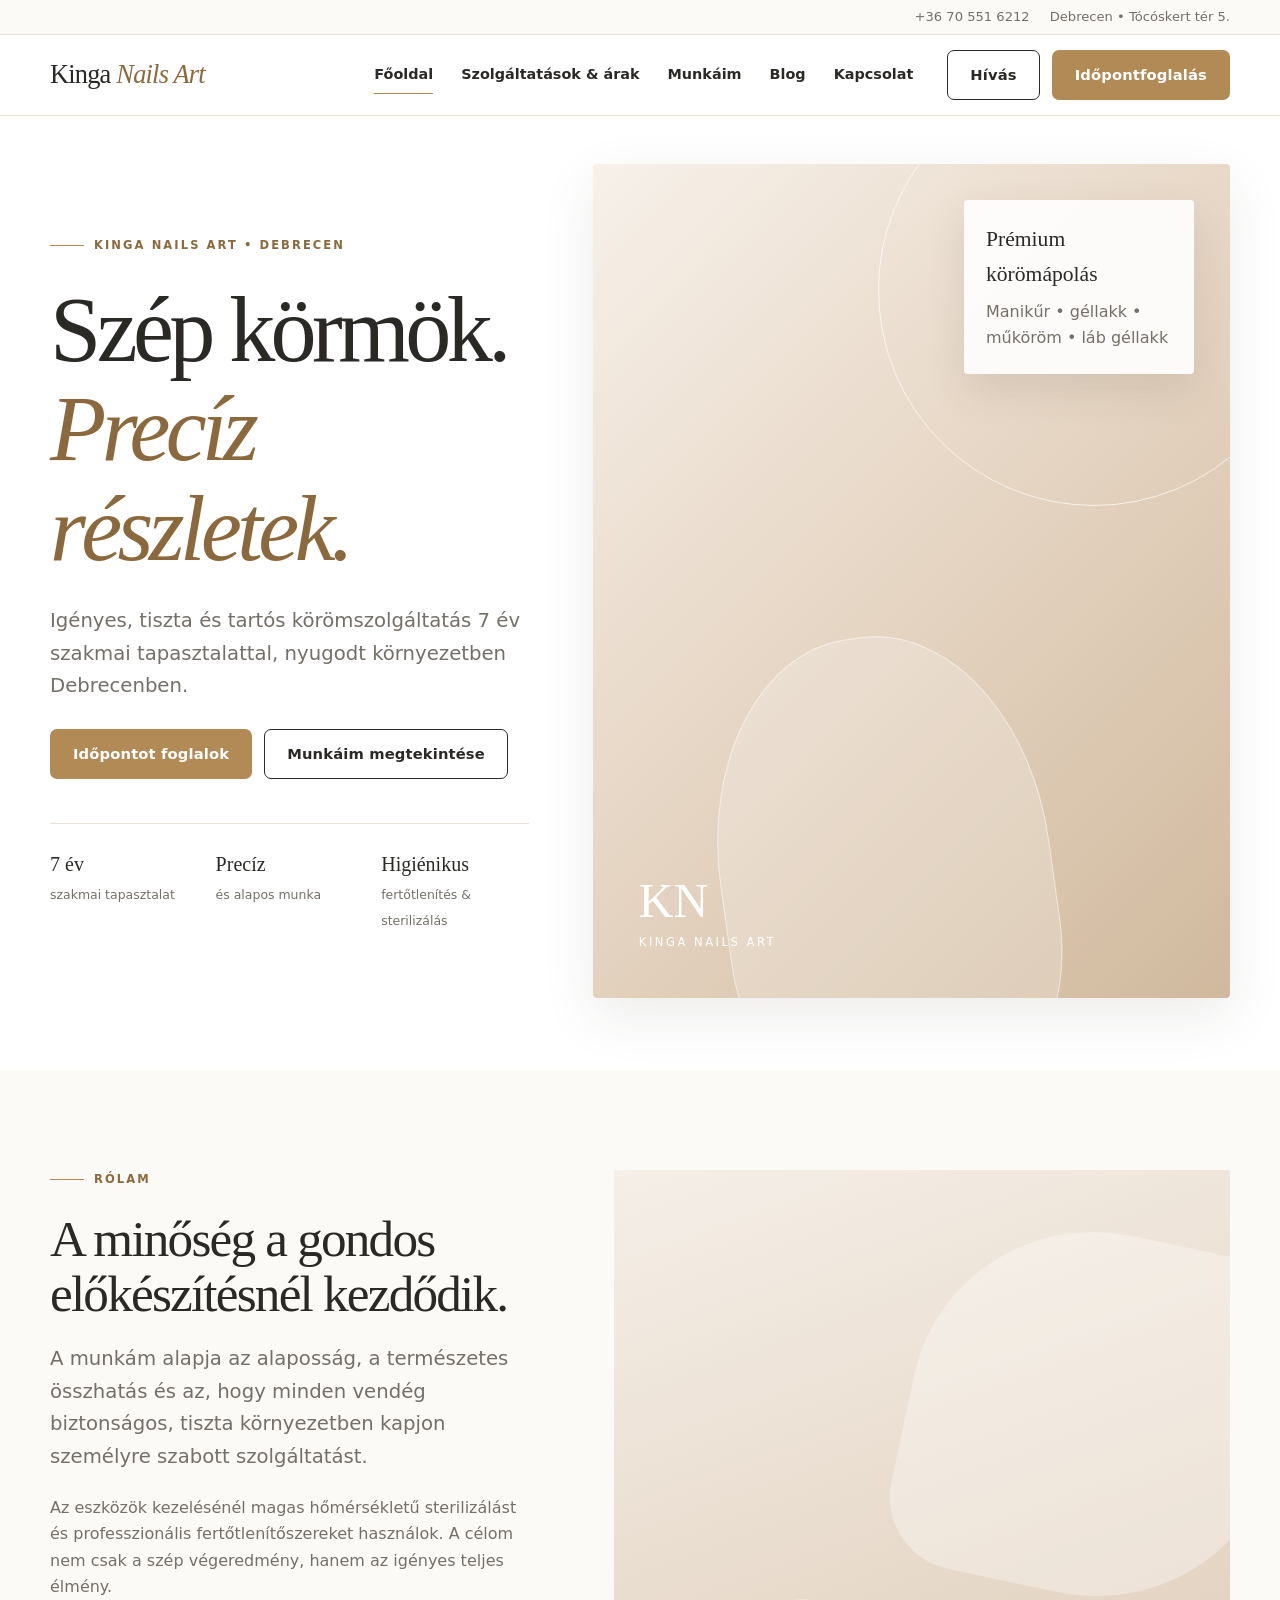
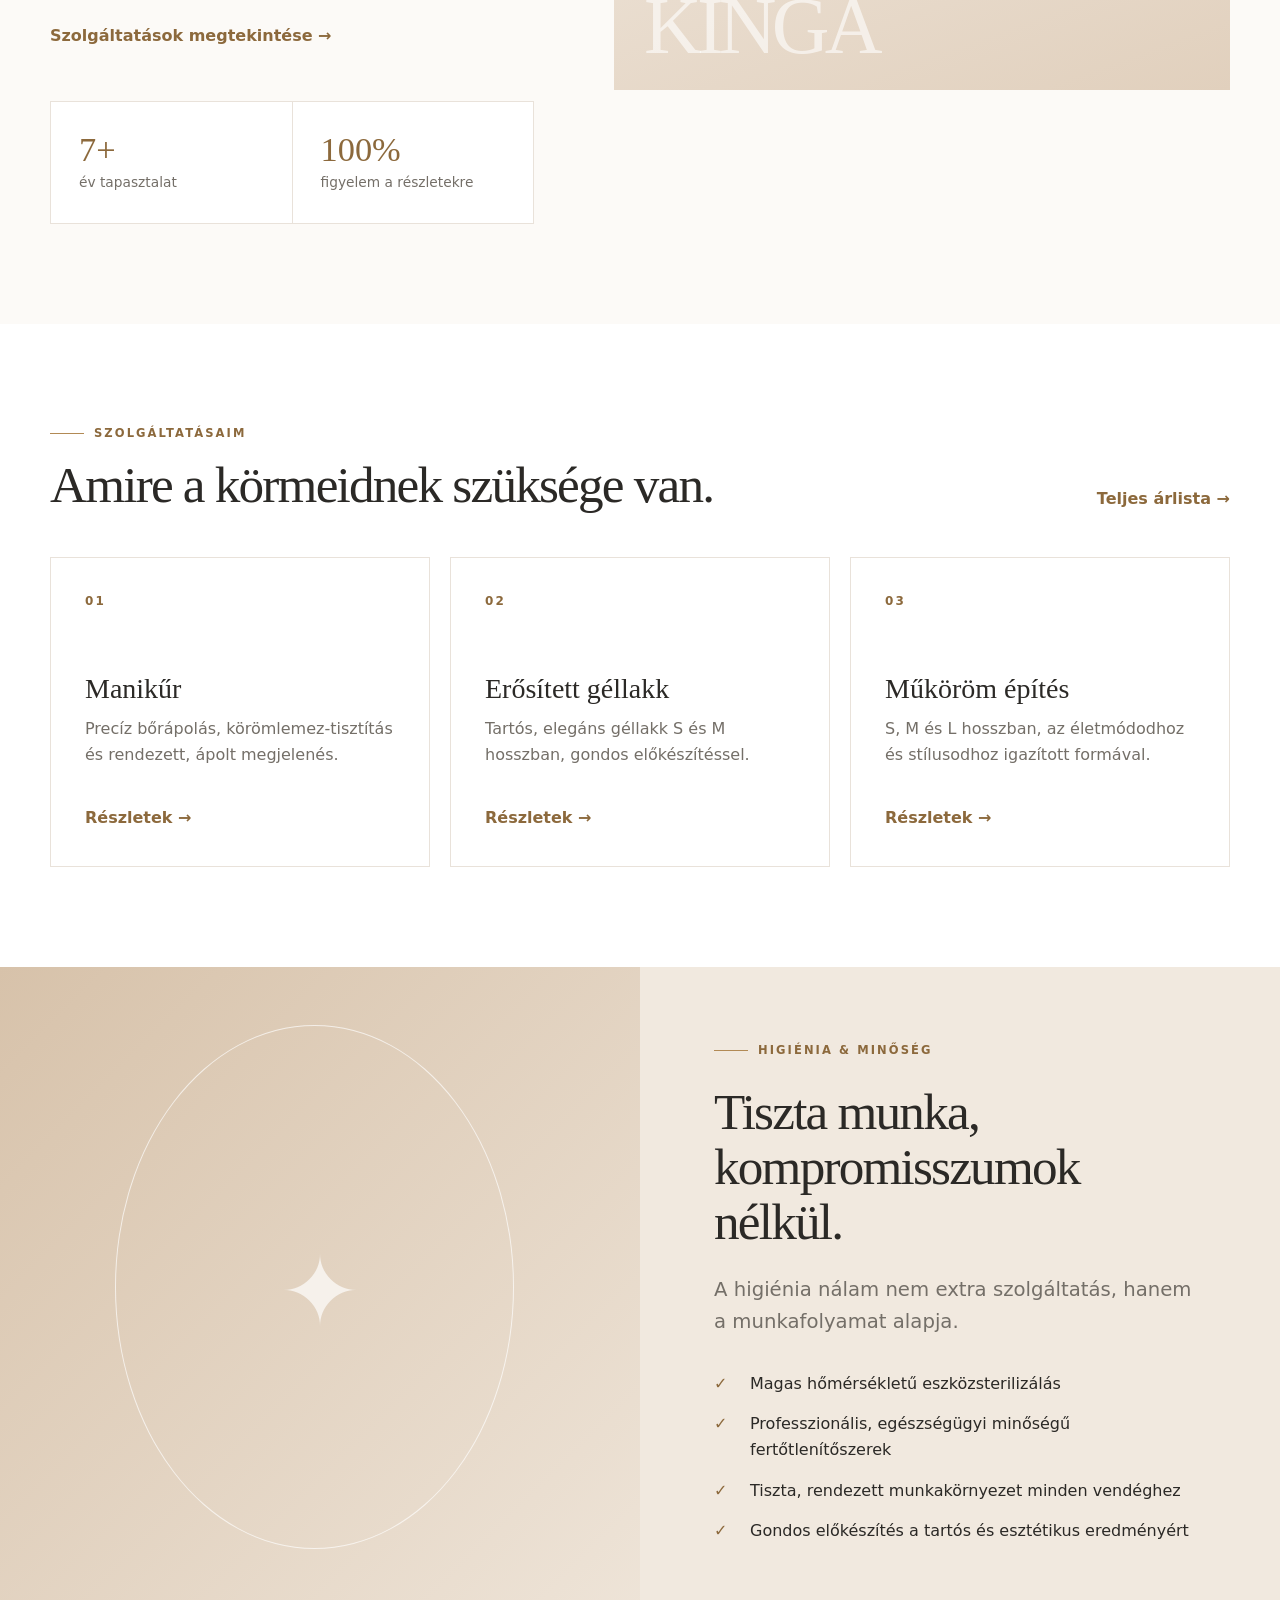
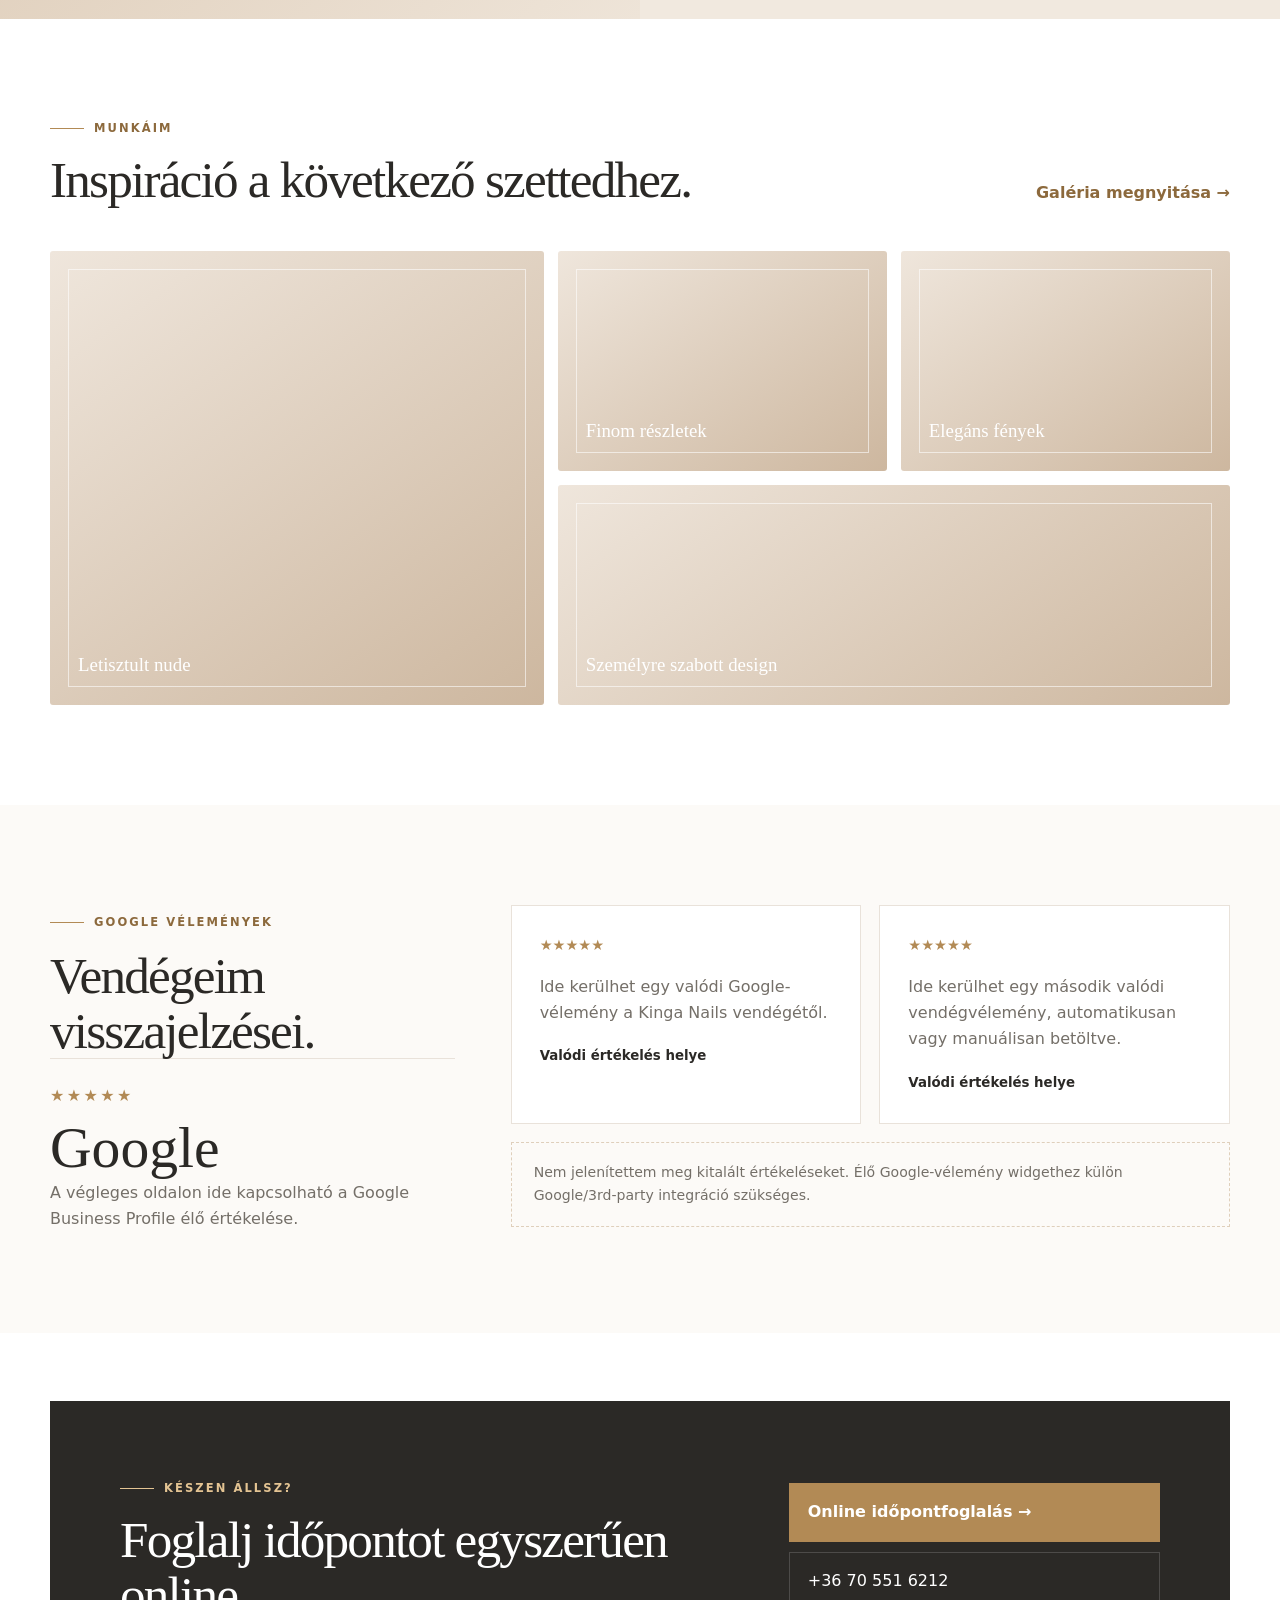
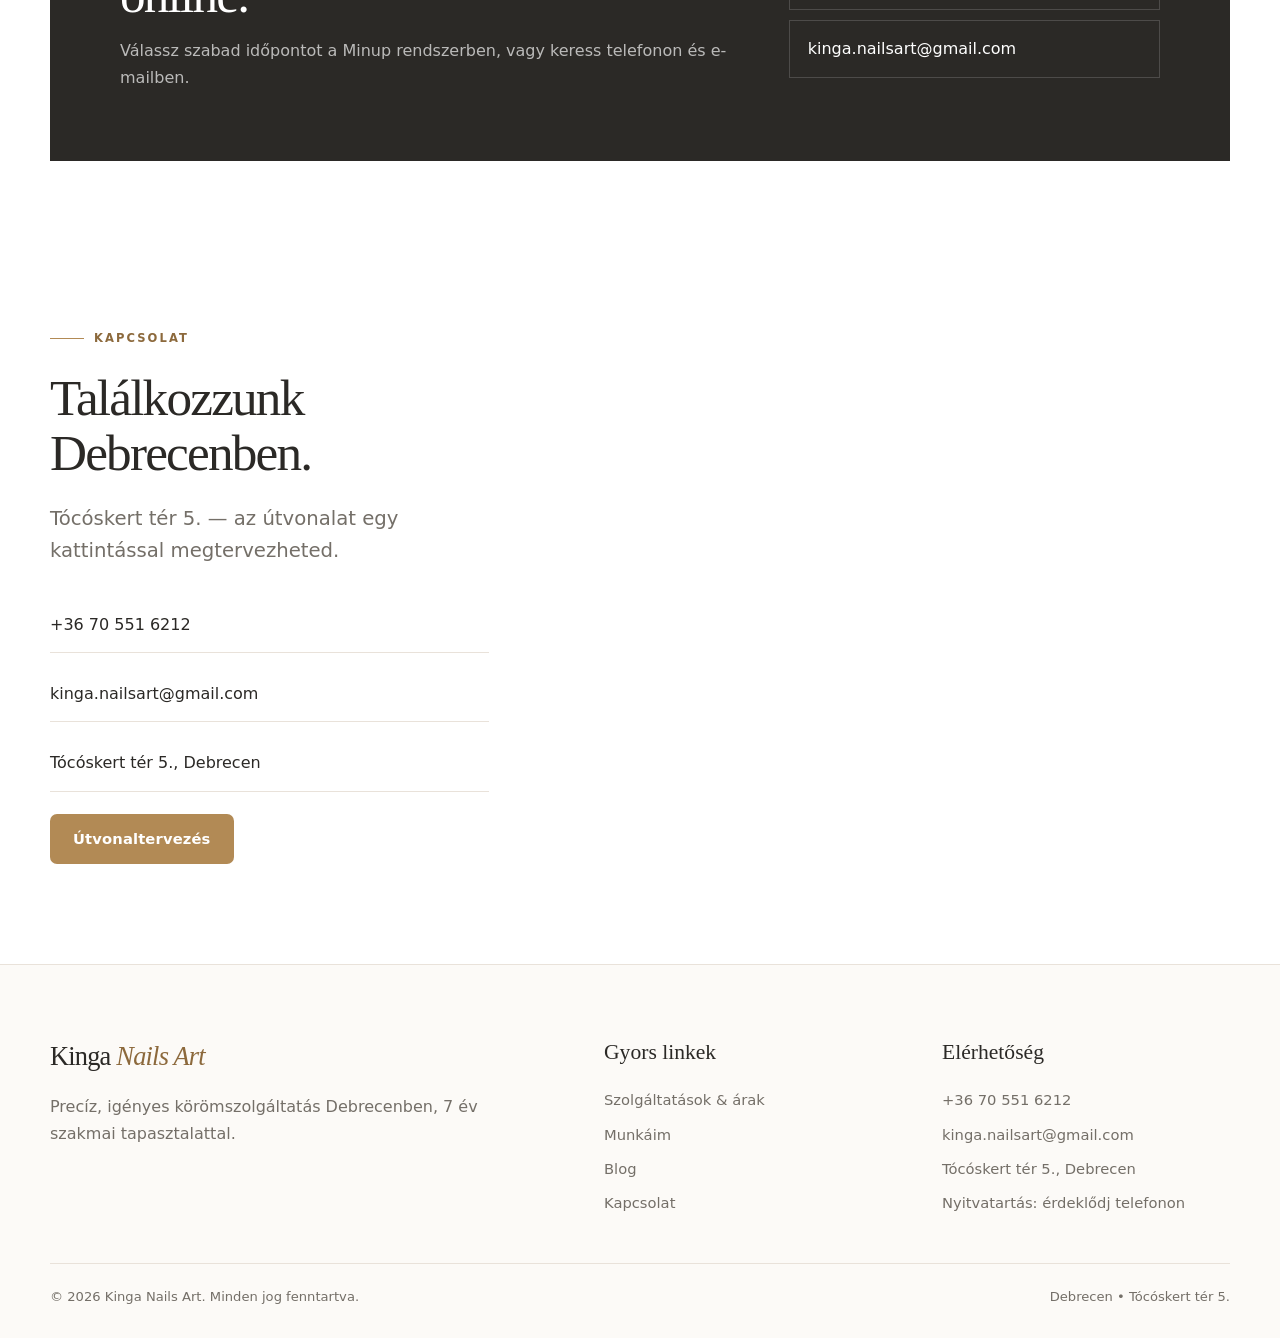
<file: index.html>
<!doctype html>
<html lang="hu">
<head>
  <meta charset="utf-8">
  <meta name="viewport" content="width=device-width,initial-scale=1">
  <title>Kinga Nails Art | Körmös Debrecen</title>
  <meta name="description" content="Kinga Nails Art Debrecen – precíz manikűr, erősített géllakk és műköröm 7 év szakmai tapasztalattal, Tócóskert tér 5.">
  <link rel="stylesheet" href="styles.css">
</head>
<body>
<header class="header">
  <div class="topline"><div class="container"><a href="tel:+36705516212">+36 70 551 6212</a><span>Debrecen • Tócóskert tér 5.</span></div></div>
  <div class="container nav">
    <a class="brand" href="index.html">Kinga <span>Nails Art</span></a>
    <nav class="nav-links" aria-label="Fő navigáció">
      <a class="active" href="index.html">Főoldal</a>
      <a href="services.html">Szolgáltatások & árak</a>
      <a href="gallery.html">Munkáim</a>
      <a href="blog.html">Blog</a>
      <a href="contact.html">Kapcsolat</a>
    </nav>
    <button class="menu-btn" aria-label="Menü megnyitása">☰</button>
    <div class="nav-actions"><a class="btn btn-outline" href="tel:+36705516212">Hívás</a><a class="btn btn-primary" href="https://app.minup.io/book/kinganails" target="_blank" rel="noopener">Időpontfoglalás</a></div>
  </div>
</header>

<main>
  <section class="hero">
    <div class="container hero-layout">
      <div class="hero-copy">
        <span class="kicker">Kinga Nails Art • Debrecen</span>
        <h1>Szép körmök.<br><span>Precíz részletek.</span></h1>
        <p class="lead">Igényes, tiszta és tartós körömszolgáltatás 7 év szakmai tapasztalattal, nyugodt környezetben Debrecenben.</p>
        <div class="hero-actions"><a class="btn btn-primary" href="https://app.minup.io/book/kinganails" target="_blank" rel="noopener">Időpontot foglalok</a><a class="btn btn-outline" href="gallery.html">Munkáim megtekintése</a></div>
        <div class="hero-proof">
          <div><strong>7 év</strong><small>szakmai tapasztalat</small></div>
          <div><strong>Precíz</strong><small>és alapos munka</small></div>
          <div><strong>Higiénikus</strong><small>fertőtlenítés & sterilizálás</small></div>
        </div>
      </div>
      <div class="hero-media" role="img" aria-label="Kinga Nails Art bemutatkozó vizuál">
        <div class="hero-card"><strong>Prémium körömápolás</strong><span class="muted">Manikűr • géllakk • műköröm • láb géllakk</span></div>
        <div class="hero-monogram"><b>KN</b><span>Kinga Nails Art</span></div>
      </div>
    </div>
  </section>

  <section class="section section-beige">
    <div class="container intro-grid">
      <div class="intro-copy">
        <span class="kicker">Rólam</span>
        <h2>A minőség a gondos előkészítésnél kezdődik.</h2>
        <p class="lead">A munkám alapja az alaposság, a természetes összhatás és az, hogy minden vendég biztonságos, tiszta környezetben kapjon személyre szabott szolgáltatást.</p>
        <p class="muted">Az eszközök kezelésénél magas hőmérsékletű sterilizálást és professzionális fertőtlenítőszereket használok. A célom nem csak a szép végeredmény, hanem az igényes teljes élmény.</p>
        <a class="text-link" href="services.html">Szolgáltatások megtekintése →</a>
        <div class="stats"><div class="stat"><strong>7+</strong><span>év tapasztalat</span></div><div class="stat"><strong>100%</strong><span>figyelem a részletekre</span></div></div>
      </div>
      <div class="editorial-visual" aria-label="Elegáns Kinga Nails Art vizuál"></div>
    </div>
  </section>

  <section class="section">
    <div class="container">
      <div class="section-head"><div><span class="kicker">Szolgáltatásaim</span><h2>Amire a körmeidnek szüksége van.</h2></div><a class="text-link" href="services.html">Teljes árlista →</a></div>
      <div class="cards-3">
        <article class="service-card"><span class="service-no">01</span><h3>Manikűr</h3><p class="muted">Precíz bőrápolás, körömlemez-tisztítás és rendezett, ápolt megjelenés.</p><a class="text-link" href="services.html">Részletek →</a></article>
        <article class="service-card"><span class="service-no">02</span><h3>Erősített géllakk</h3><p class="muted">Tartós, elegáns géllakk S és M hosszban, gondos előkészítéssel.</p><a class="text-link" href="services.html">Részletek →</a></article>
        <article class="service-card"><span class="service-no">03</span><h3>Műköröm építés</h3><p class="muted">S, M és L hosszban, az életmódodhoz és stílusodhoz igazított formával.</p><a class="text-link" href="services.html">Részletek →</a></article>
      </div>
    </div>
  </section>

  <section class="hygiene">
    <div class="hygiene-art" aria-hidden="true"></div>
    <div class="hygiene-copy">
      <span class="kicker">Higiénia & minőség</span>
      <h2>Tiszta munka, kompromisszumok nélkül.</h2>
      <p class="lead">A higiénia nálam nem extra szolgáltatás, hanem a munkafolyamat alapja.</p>
      <div class="check-list">
        <div class="check"><i>✓</i><span>Magas hőmérsékletű eszközsterilizálás</span></div>
        <div class="check"><i>✓</i><span>Professzionális, egészségügyi minőségű fertőtlenítőszerek</span></div>
        <div class="check"><i>✓</i><span>Tiszta, rendezett munkakörnyezet minden vendéghez</span></div>
        <div class="check"><i>✓</i><span>Gondos előkészítés a tartós és esztétikus eredményért</span></div>
      </div>
    </div>
  </section>

  <section class="section">
    <div class="container">
      <div class="section-head"><div><span class="kicker">Munkáim</span><h2>Inspiráció a következő szettedhez.</h2></div><a class="text-link" href="gallery.html">Galéria megnyitása →</a></div>
      <div class="gallery-preview"><div class="gallery-tile"><span>Letisztult nude</span></div><div class="gallery-tile"><span>Finom részletek</span></div><div class="gallery-tile"><span>Elegáns fények</span></div><div class="gallery-tile"><span>Személyre szabott design</span></div></div>
    </div>
  </section>

  <section class="section section-beige">
    <div class="container reviews">
      <div><span class="kicker">Google vélemények</span><h2 style="margin-top:16px">Vendégeim visszajelzései.</h2><div class="rating"><div class="stars">★★★★★</div><strong>Google</strong><p class="muted">A végleges oldalon ide kapcsolható a Google Business Profile élő értékelése.</p></div></div>
      <div class="review-grid">
        <div class="review-card"><div class="stars">★★★★★</div><p>Ide kerülhet egy valódi Google-vélemény a Kinga Nails vendégétől.</p><small>Valódi értékelés helye</small></div>
        <div class="review-card"><div class="stars">★★★★★</div><p>Ide kerülhet egy második valódi vendégvélemény, automatikusan vagy manuálisan betöltve.</p><small>Valódi értékelés helye</small></div>
        <div class="integration-note">Nem jelenítettem meg kitalált értékeléseket. Élő Google-vélemény widgethez külön Google/3rd-party integráció szükséges.</div>
      </div>
    </div>
  </section>

  <section class="section-sm">
    <div class="container cta"><div class="cta-grid"><div><span class="kicker">Készen állsz?</span><h2 style="margin-top:14px">Foglalj időpontot egyszerűen online.</h2><p>Válassz szabad időpontot a Minup rendszerben, vagy keress telefonon és e-mailben.</p></div><div class="cta-actions"><a href="https://app.minup.io/book/kinganails" target="_blank" rel="noopener">Online időpontfoglalás →</a><a href="tel:+36705516212">+36 70 551 6212</a><a href="mailto:kinga.nailsart@gmail.com">kinga.nailsart@gmail.com</a></div></div></div>
  </section>

  <section class="section">
    <div class="container contact-grid">
      <div class="contact-copy"><span class="kicker">Kapcsolat</span><h2>Találkozzunk Debrecenben.</h2><p class="lead">Tócóskert tér 5. — az útvonalat egy kattintással megtervezheted.</p><div class="contact-list"><a href="tel:+36705516212">+36 70 551 6212</a><a href="mailto:kinga.nailsart@gmail.com">kinga.nailsart@gmail.com</a><span>Tócóskert tér 5., Debrecen</span></div><a class="btn btn-primary" style="width:max-content" href="https://www.google.com/maps/search/?api=1&query=T%C3%B3c%C3%B3skert+t%C3%A9r+5%2C+Debrecen" target="_blank" rel="noopener">Útvonaltervezés</a></div>
      <iframe class="map-frame" title="Kinga Nails Art térkép" loading="lazy" src="https://www.google.com/maps?q=T%C3%B3c%C3%B3skert%20t%C3%A9r%205%2C%20Debrecen&output=embed"></iframe>
    </div>
  </section>
</main>

<footer class="footer"><div class="container"><div class="footer-grid"><div><a class="brand" href="index.html">Kinga <span>Nails Art</span></a><p class="muted" style="margin-top:16px;max-width:440px">Precíz, igényes körömszolgáltatás Debrecenben, 7 év szakmai tapasztalattal.</p></div><div><div class="footer-title">Gyors linkek</div><div class="footer-links"><a href="services.html">Szolgáltatások & árak</a><a href="gallery.html">Munkáim</a><a href="blog.html">Blog</a><a href="contact.html">Kapcsolat</a></div></div><div><div class="footer-title">Elérhetőség</div><div class="footer-links"><a href="tel:+36705516212">+36 70 551 6212</a><a href="mailto:kinga.nailsart@gmail.com">kinga.nailsart@gmail.com</a><span>Tócóskert tér 5., Debrecen</span><span>Nyitvatartás: érdeklődj telefonon</span></div></div></div><div class="footer-bottom"><span>© <span data-year></span> Kinga Nails Art. Minden jog fenntartva.</span><span>Debrecen • Tócóskert tér 5.</span></div></div></footer>
<script src="script.js"></script>
</body>
</html>
</file>
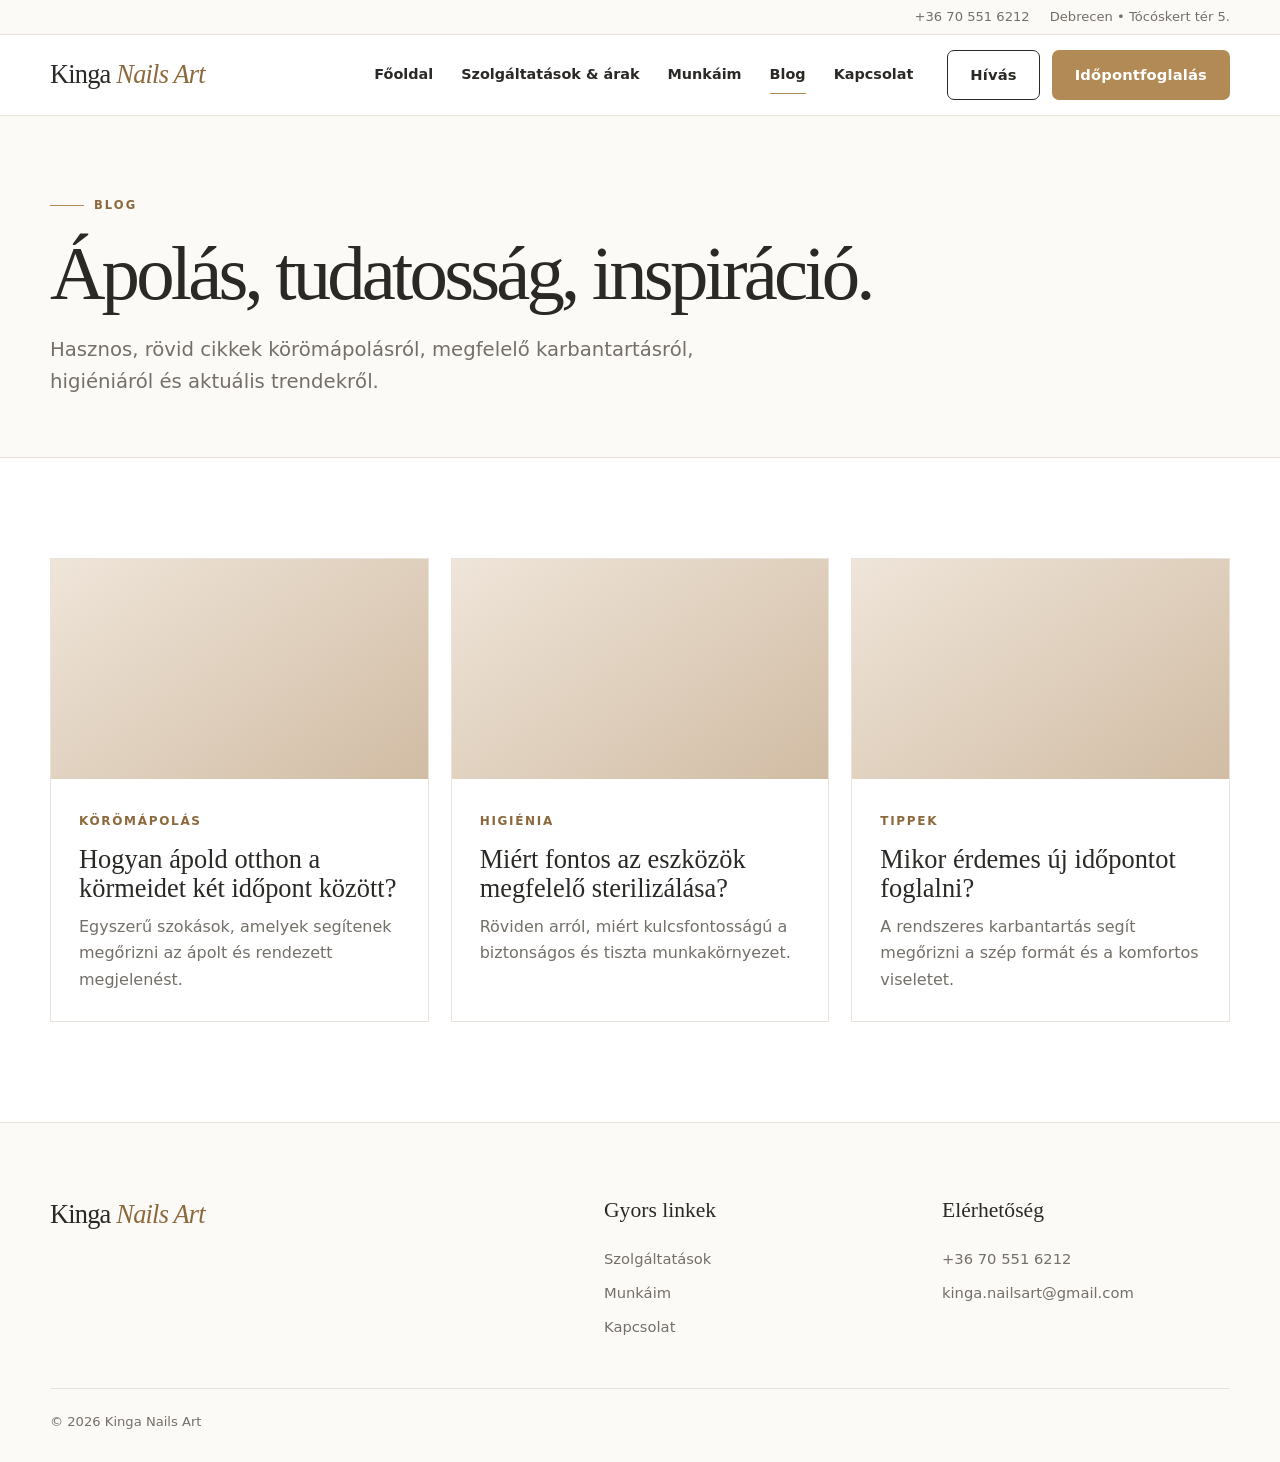
<file: blog.html>
<!doctype html><html lang="hu"><head><meta charset="utf-8"><meta name="viewport" content="width=device-width,initial-scale=1"><title>Blog | Kinga Nails Art</title><meta name="description" content="Körömápolási tippek, higiénia és trendek a Kinga Nails Art blogján."><link rel="stylesheet" href="styles.css"></head><body>
<header class="header"><div class="topline"><div class="container"><a href="tel:+36705516212">+36 70 551 6212</a><span>Debrecen • Tócóskert tér 5.</span></div></div><div class="container nav"><a class="brand" href="index.html">Kinga <span>Nails Art</span></a><nav class="nav-links"><a href="index.html">Főoldal</a><a href="services.html">Szolgáltatások & árak</a><a href="gallery.html">Munkáim</a><a class="active" href="blog.html">Blog</a><a href="contact.html">Kapcsolat</a></nav><button class="menu-btn" aria-label="Menü">☰</button><div class="nav-actions"><a class="btn btn-outline" href="tel:+36705516212">Hívás</a><a class="btn btn-primary" href="https://app.minup.io/book/kinganails" target="_blank" rel="noopener">Időpontfoglalás</a></div></div></header>
<main><section class="page-hero"><div class="container"><span class="kicker">Blog</span><h1>Ápolás, tudatosság, inspiráció.</h1><p class="lead">Hasznos, rövid cikkek körömápolásról, megfelelő karbantartásról, higiéniáról és aktuális trendekről.</p></div></section><section class="section"><div class="container"><div class="blog-grid">
<article class="blog-card"><div class="blog-cover"></div><div class="blog-body"><span class="meta">Körömápolás</span><h3>Hogyan ápold otthon a körmeidet két időpont között?</h3><p class="muted">Egyszerű szokások, amelyek segítenek megőrizni az ápolt és rendezett megjelenést.</p></div></article>
<article class="blog-card"><div class="blog-cover"></div><div class="blog-body"><span class="meta">Higiénia</span><h3>Miért fontos az eszközök megfelelő sterilizálása?</h3><p class="muted">Röviden arról, miért kulcsfontosságú a biztonságos és tiszta munkakörnyezet.</p></div></article>
<article class="blog-card"><div class="blog-cover"></div><div class="blog-body"><span class="meta">Tippek</span><h3>Mikor érdemes új időpontot foglalni?</h3><p class="muted">A rendszeres karbantartás segít megőrizni a szép formát és a komfortos viseletet.</p></div></article>
</div></div></section></main>
<footer class="footer"><div class="container"><div class="footer-grid"><div><a class="brand" href="index.html">Kinga <span>Nails Art</span></a></div><div><div class="footer-title">Gyors linkek</div><div class="footer-links"><a href="services.html">Szolgáltatások</a><a href="gallery.html">Munkáim</a><a href="contact.html">Kapcsolat</a></div></div><div><div class="footer-title">Elérhetőség</div><div class="footer-links"><a href="tel:+36705516212">+36 70 551 6212</a><a href="mailto:kinga.nailsart@gmail.com">kinga.nailsart@gmail.com</a></div></div></div><div class="footer-bottom"><span>© <span data-year></span> Kinga Nails Art</span></div></div></footer><script src="script.js"></script></body></html>
</file>
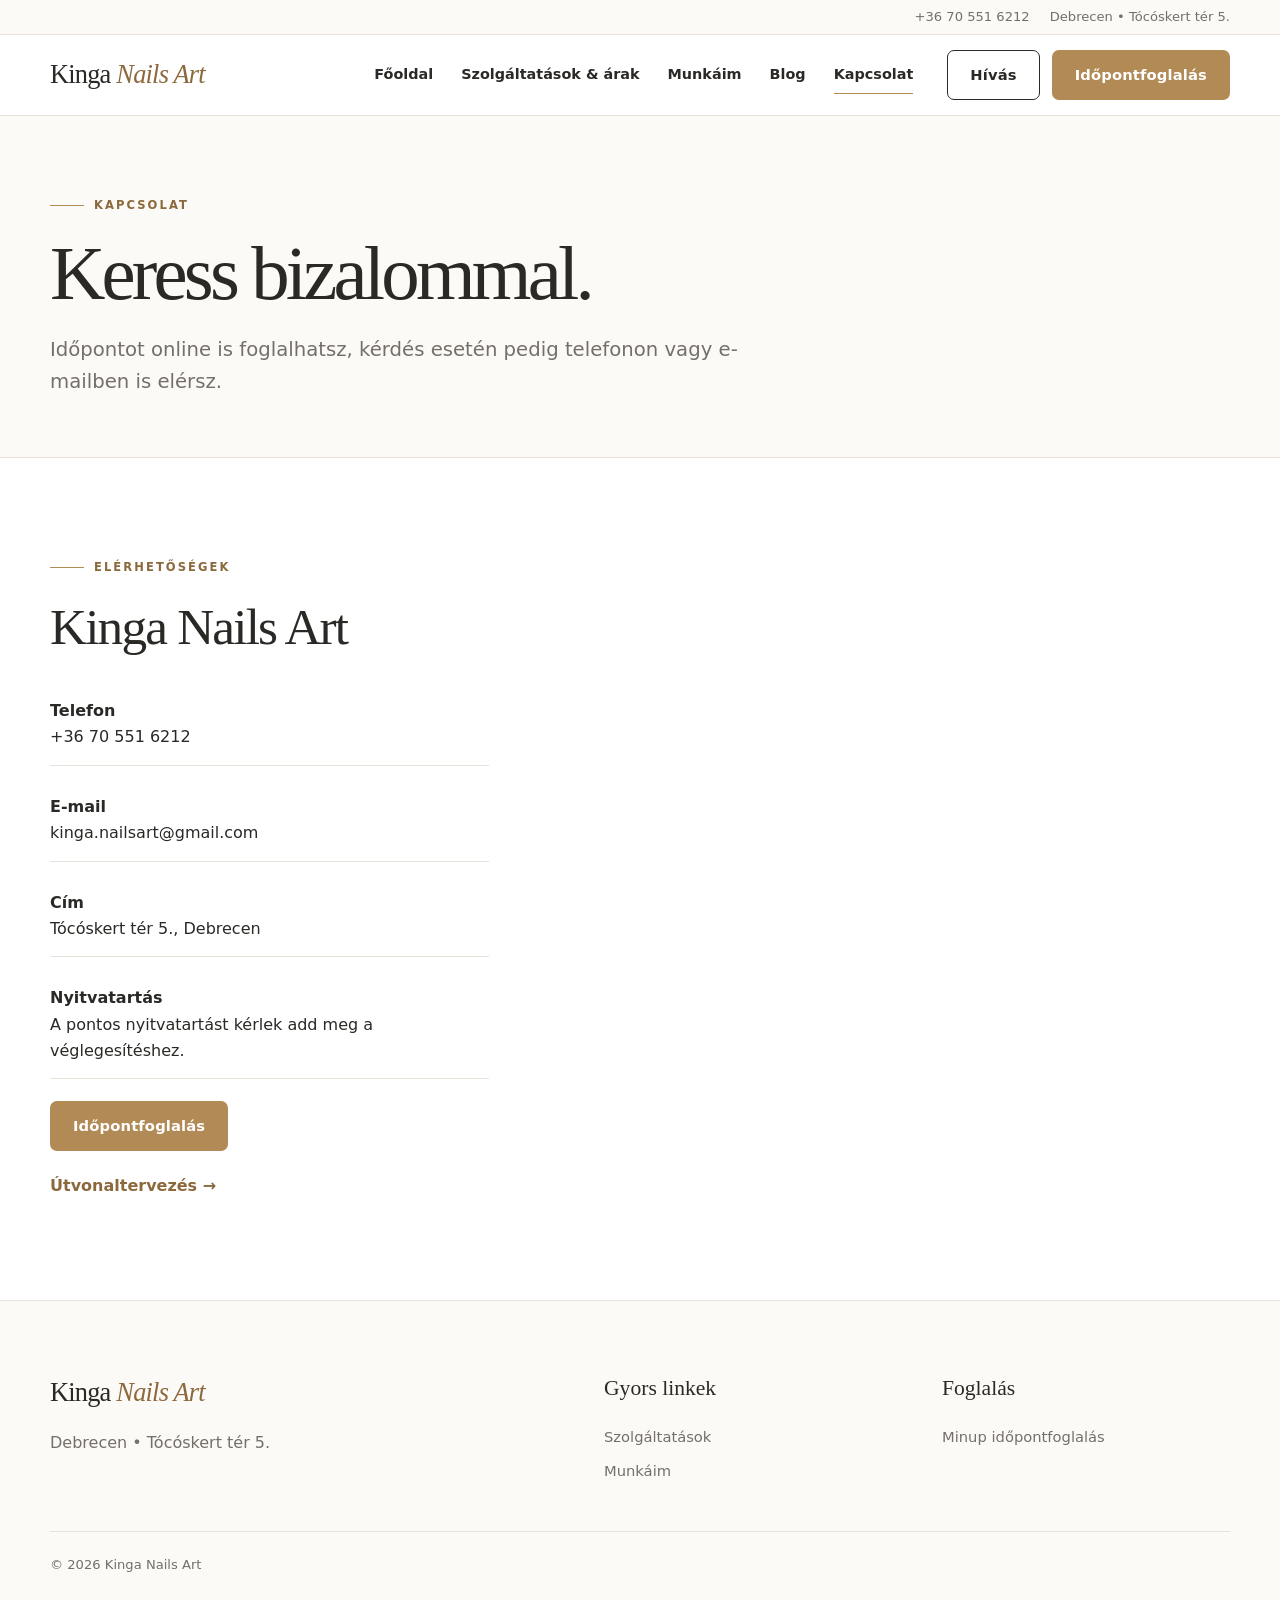
<file: contact.html>
<!doctype html><html lang="hu"><head><meta charset="utf-8"><meta name="viewport" content="width=device-width,initial-scale=1"><title>Kapcsolat | Kinga Nails Art</title><meta name="description" content="Kinga Nails Art elérhetőség Debrecenben, Tócóskert tér 5. Telefon, e-mail, térkép és online időpontfoglalás."><link rel="stylesheet" href="styles.css"></head><body>
<header class="header"><div class="topline"><div class="container"><a href="tel:+36705516212">+36 70 551 6212</a><span>Debrecen • Tócóskert tér 5.</span></div></div><div class="container nav"><a class="brand" href="index.html">Kinga <span>Nails Art</span></a><nav class="nav-links"><a href="index.html">Főoldal</a><a href="services.html">Szolgáltatások & árak</a><a href="gallery.html">Munkáim</a><a href="blog.html">Blog</a><a class="active" href="contact.html">Kapcsolat</a></nav><button class="menu-btn" aria-label="Menü">☰</button><div class="nav-actions"><a class="btn btn-outline" href="tel:+36705516212">Hívás</a><a class="btn btn-primary" href="https://app.minup.io/book/kinganails" target="_blank" rel="noopener">Időpontfoglalás</a></div></div></header>
<main><section class="page-hero"><div class="container"><span class="kicker">Kapcsolat</span><h1>Keress bizalommal.</h1><p class="lead">Időpontot online is foglalhatsz, kérdés esetén pedig telefonon vagy e-mailben is elérsz.</p></div></section><section class="section"><div class="container contact-grid"><div class="contact-copy"><span class="kicker">Elérhetőségek</span><h2>Kinga Nails Art</h2><div class="contact-list"><a href="tel:+36705516212"><strong>Telefon</strong><br>+36 70 551 6212</a><a href="mailto:kinga.nailsart@gmail.com"><strong>E-mail</strong><br>kinga.nailsart@gmail.com</a><span><strong>Cím</strong><br>Tócóskert tér 5., Debrecen</span><span><strong>Nyitvatartás</strong><br>A pontos nyitvatartást kérlek add meg a véglegesítéshez.</span></div><a class="btn btn-primary" style="width:max-content" href="https://app.minup.io/book/kinganails" target="_blank" rel="noopener">Időpontfoglalás</a><a class="text-link" href="https://www.google.com/maps/search/?api=1&query=T%C3%B3c%C3%B3skert+t%C3%A9r+5%2C+Debrecen" target="_blank" rel="noopener">Útvonaltervezés →</a></div><iframe class="map-frame" title="Kinga Nails Art térkép" loading="lazy" src="https://www.google.com/maps?q=T%C3%B3c%C3%B3skert%20t%C3%A9r%205%2C%20Debrecen&output=embed"></iframe></div></section></main>
<footer class="footer"><div class="container"><div class="footer-grid"><div><a class="brand" href="index.html">Kinga <span>Nails Art</span></a><p class="muted" style="margin-top:16px">Debrecen • Tócóskert tér 5.</p></div><div><div class="footer-title">Gyors linkek</div><div class="footer-links"><a href="services.html">Szolgáltatások</a><a href="gallery.html">Munkáim</a></div></div><div><div class="footer-title">Foglalás</div><div class="footer-links"><a href="https://app.minup.io/book/kinganails" target="_blank" rel="noopener">Minup időpontfoglalás</a></div></div></div><div class="footer-bottom"><span>© <span data-year></span> Kinga Nails Art</span></div></div></footer><script src="script.js"></script></body></html>
</file>
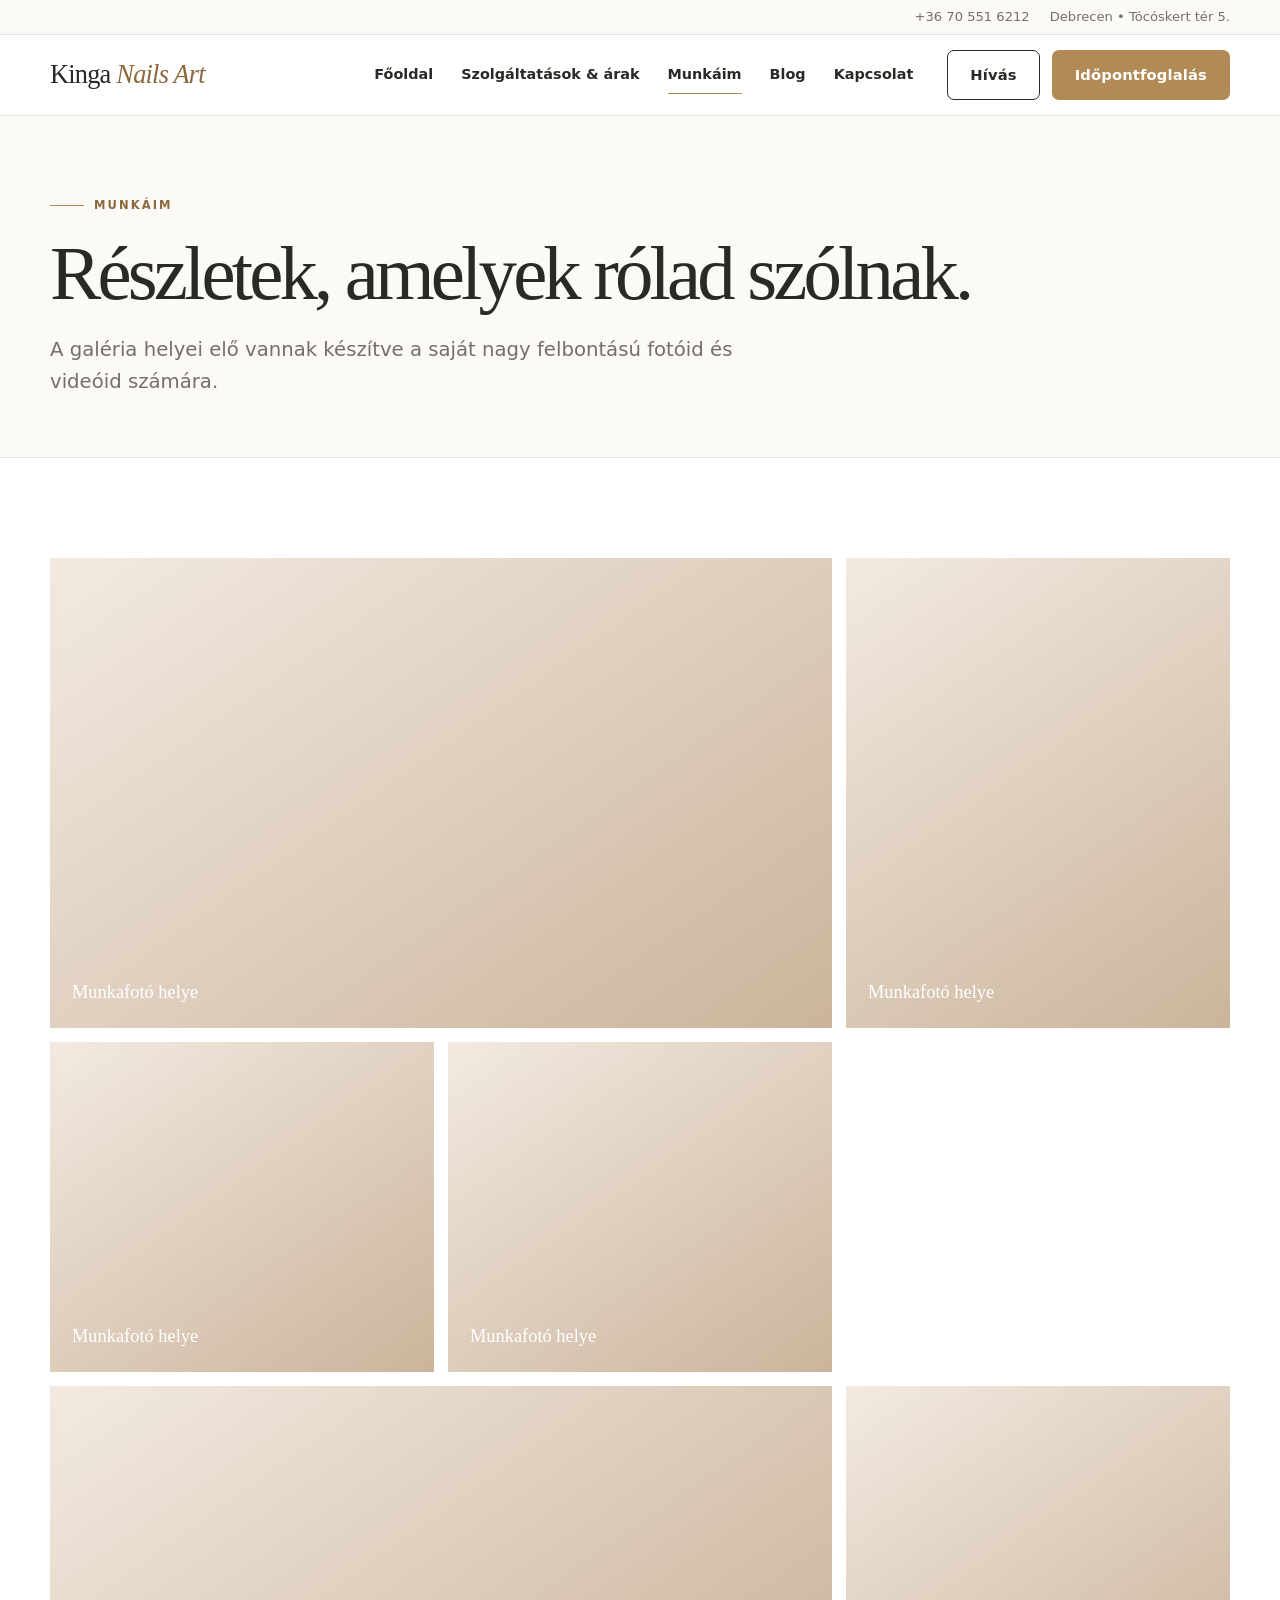
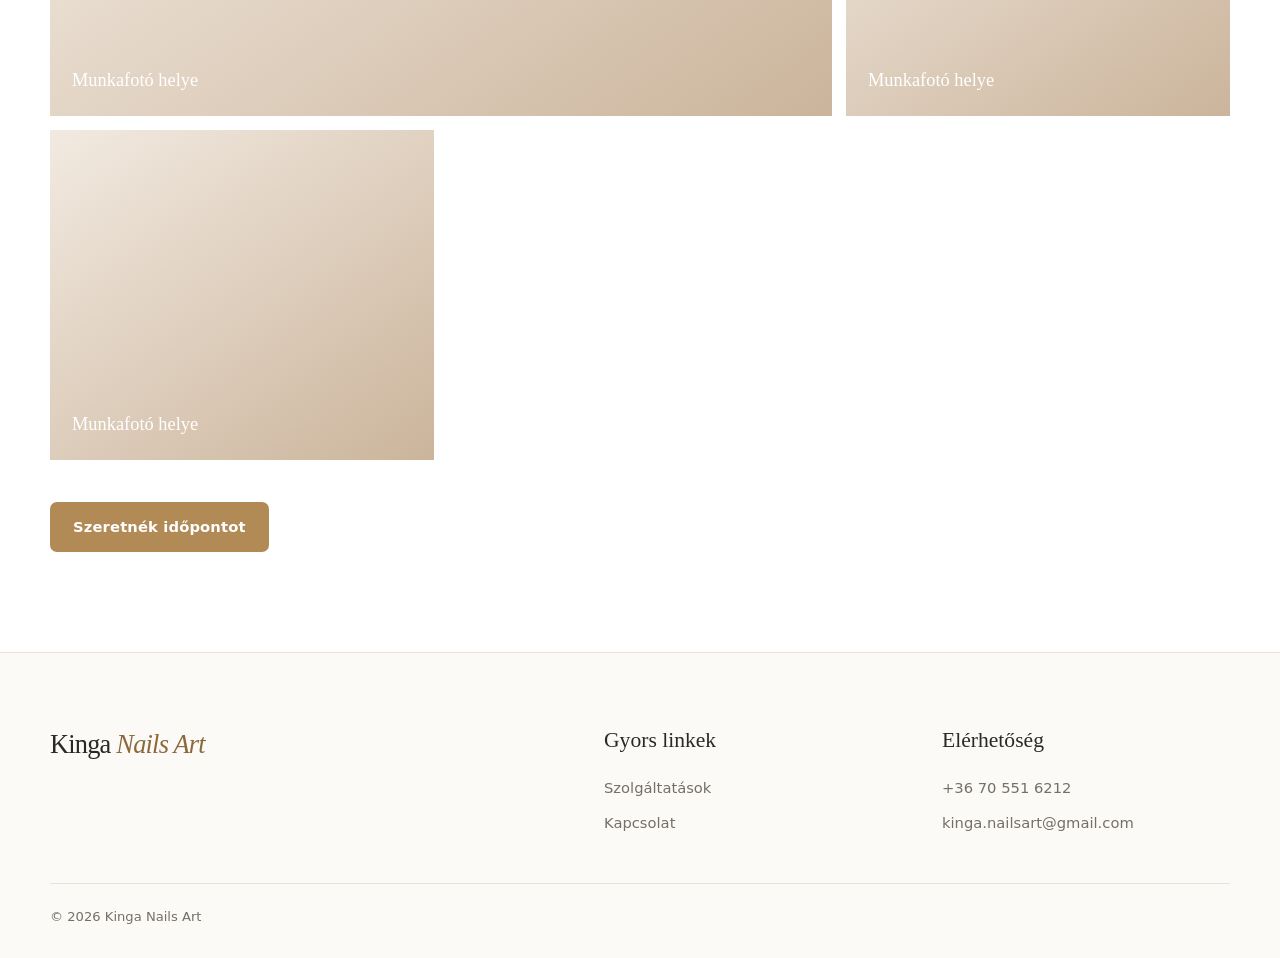
<file: gallery.html>
<!doctype html><html lang="hu"><head><meta charset="utf-8"><meta name="viewport" content="width=device-width,initial-scale=1"><title>Munkáim | Kinga Nails Art</title><meta name="description" content="Kinga Nails Art munkák és körömdesign inspirációk Debrecenben."><link rel="stylesheet" href="styles.css"></head><body>
<header class="header"><div class="topline"><div class="container"><a href="tel:+36705516212">+36 70 551 6212</a><span>Debrecen • Tócóskert tér 5.</span></div></div><div class="container nav"><a class="brand" href="index.html">Kinga <span>Nails Art</span></a><nav class="nav-links"><a href="index.html">Főoldal</a><a href="services.html">Szolgáltatások & árak</a><a class="active" href="gallery.html">Munkáim</a><a href="blog.html">Blog</a><a href="contact.html">Kapcsolat</a></nav><button class="menu-btn" aria-label="Menü">☰</button><div class="nav-actions"><a class="btn btn-outline" href="tel:+36705516212">Hívás</a><a class="btn btn-primary" href="https://app.minup.io/book/kinganails" target="_blank" rel="noopener">Időpontfoglalás</a></div></div></header>
<main><section class="page-hero"><div class="container"><span class="kicker">Munkáim</span><h1>Részletek, amelyek rólad szólnak.</h1><p class="lead">A galéria helyei elő vannak készítve a saját nagy felbontású fotóid és videóid számára.</p></div></section><section class="section"><div class="container"><div class="gallery-grid"><div class="gallery-item"></div><div class="gallery-item"></div><div class="gallery-item"></div><div class="gallery-item"></div><div class="gallery-item"></div><div class="gallery-item"></div><div class="gallery-item"></div></div><div style="margin-top:42px"><a class="btn btn-primary" href="https://app.minup.io/book/kinganails" target="_blank" rel="noopener">Szeretnék időpontot</a></div></div></section></main>
<footer class="footer"><div class="container"><div class="footer-grid"><div><a class="brand" href="index.html">Kinga <span>Nails Art</span></a></div><div><div class="footer-title">Gyors linkek</div><div class="footer-links"><a href="services.html">Szolgáltatások</a><a href="contact.html">Kapcsolat</a></div></div><div><div class="footer-title">Elérhetőség</div><div class="footer-links"><a href="tel:+36705516212">+36 70 551 6212</a><a href="mailto:kinga.nailsart@gmail.com">kinga.nailsart@gmail.com</a></div></div></div><div class="footer-bottom"><span>© <span data-year></span> Kinga Nails Art</span></div></div></footer><script src="script.js"></script></body></html>
</file>
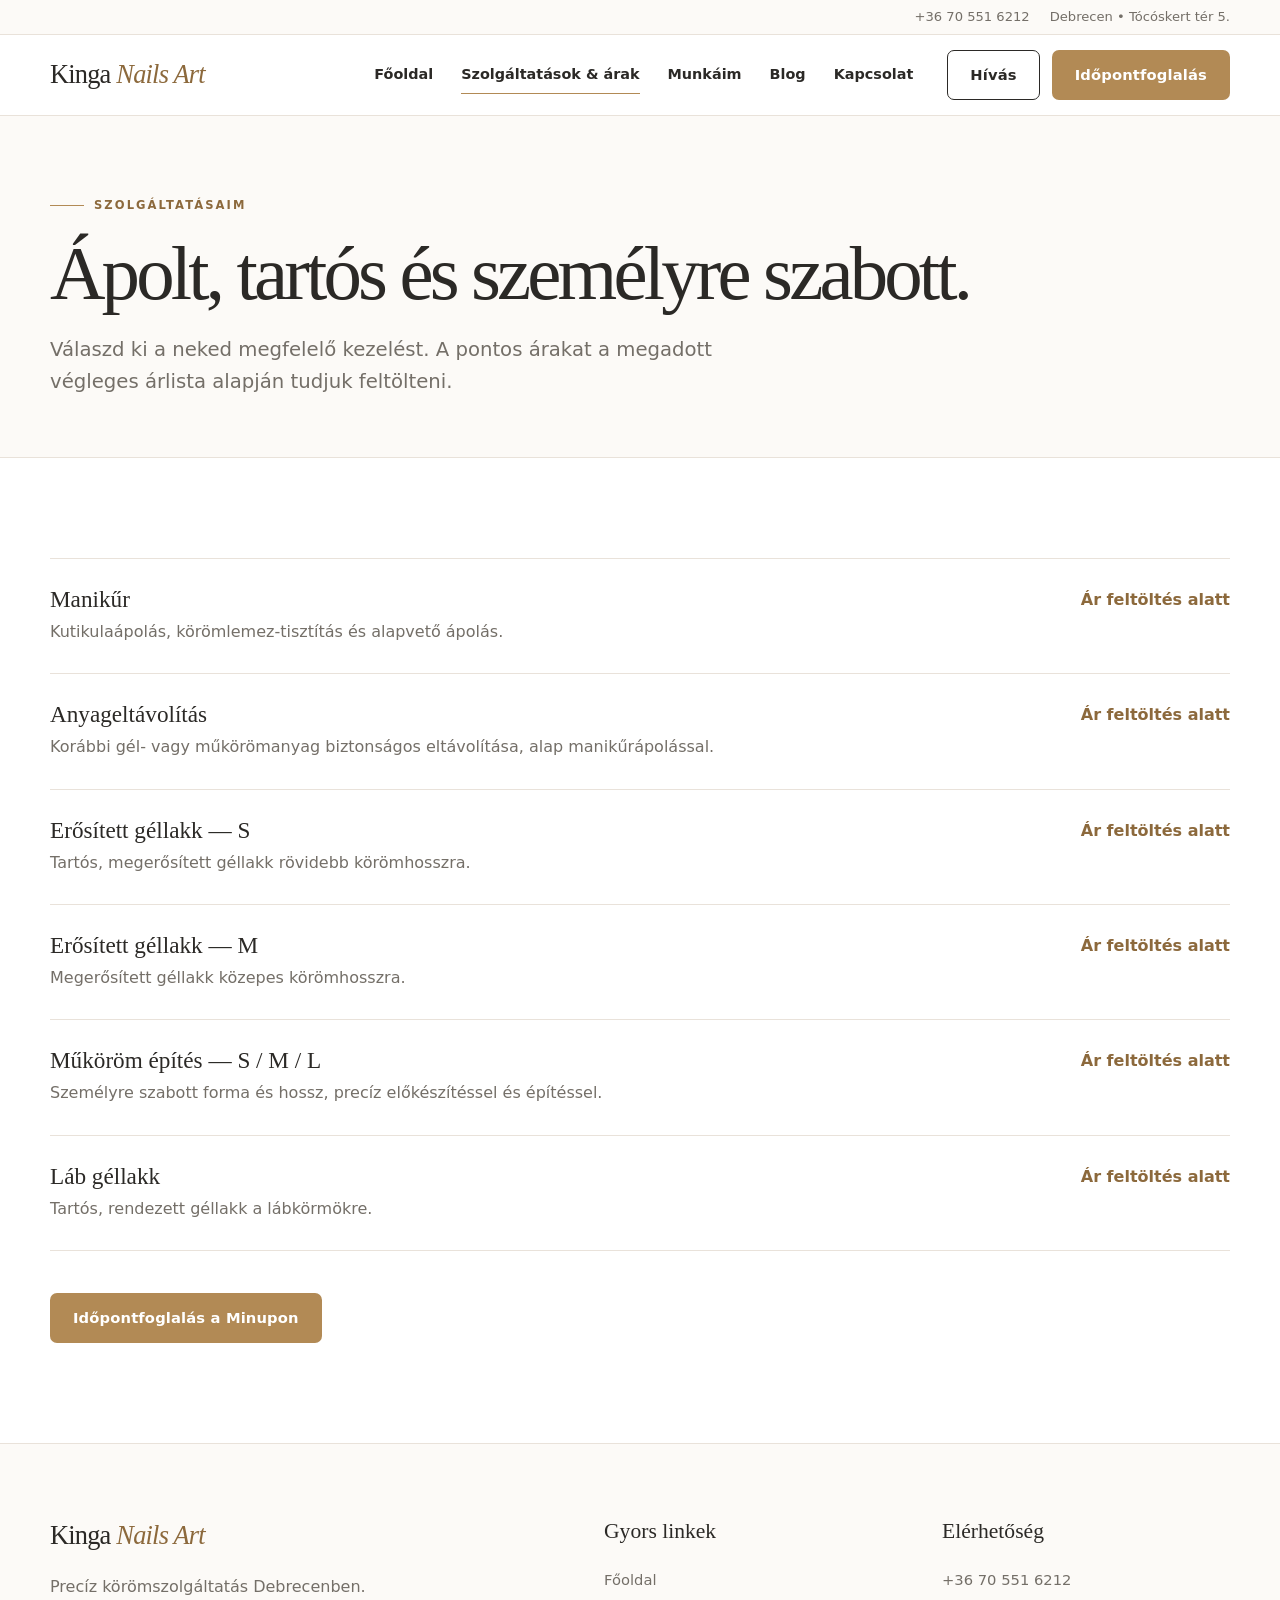
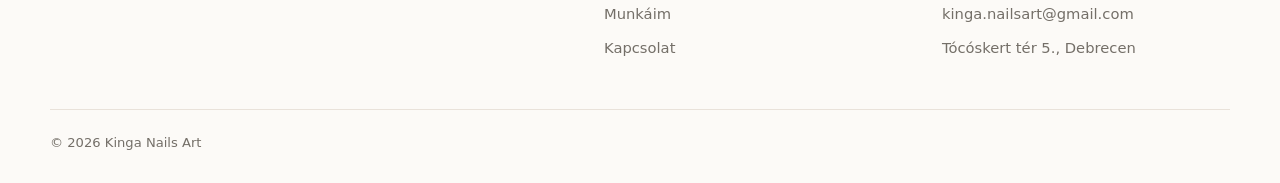
<file: services.html>
<!doctype html><html lang="hu"><head><meta charset="utf-8"><meta name="viewport" content="width=device-width,initial-scale=1"><title>Szolgáltatások & árak | Kinga Nails Art</title><meta name="description" content="Kinga Nails Art szolgáltatások Debrecenben: manikűr, anyageltávolítás, erősített géllakk, műköröm építés és láb géllakk."><link rel="stylesheet" href="styles.css"></head><body>
<header class="header"><div class="topline"><div class="container"><a href="tel:+36705516212">+36 70 551 6212</a><span>Debrecen • Tócóskert tér 5.</span></div></div><div class="container nav"><a class="brand" href="index.html">Kinga <span>Nails Art</span></a><nav class="nav-links"><a href="index.html">Főoldal</a><a class="active" href="services.html">Szolgáltatások & árak</a><a href="gallery.html">Munkáim</a><a href="blog.html">Blog</a><a href="contact.html">Kapcsolat</a></nav><button class="menu-btn" aria-label="Menü">☰</button><div class="nav-actions"><a class="btn btn-outline" href="tel:+36705516212">Hívás</a><a class="btn btn-primary" href="https://app.minup.io/book/kinganails" target="_blank" rel="noopener">Időpontfoglalás</a></div></div></header>
<main><section class="page-hero"><div class="container"><span class="kicker">Szolgáltatásaim</span><h1>Ápolt, tartós és személyre szabott.</h1><p class="lead">Válaszd ki a neked megfelelő kezelést. A pontos árakat a megadott végleges árlista alapján tudjuk feltölteni.</p></div></section>
<section class="section"><div class="container"><div class="price-list">
<div class="price-row"><div><h3>Manikűr</h3><p class="muted">Kutikulaápolás, körömlemez-tisztítás és alapvető ápolás.</p></div><div class="price">Ár feltöltés alatt</div></div>
<div class="price-row"><div><h3>Anyageltávolítás</h3><p class="muted">Korábbi gél- vagy műkörömanyag biztonságos eltávolítása, alap manikűrápolással.</p></div><div class="price">Ár feltöltés alatt</div></div>
<div class="price-row"><div><h3>Erősített géllakk — S</h3><p class="muted">Tartós, megerősített géllakk rövidebb körömhosszra.</p></div><div class="price">Ár feltöltés alatt</div></div>
<div class="price-row"><div><h3>Erősített géllakk — M</h3><p class="muted">Megerősített géllakk közepes körömhosszra.</p></div><div class="price">Ár feltöltés alatt</div></div>
<div class="price-row"><div><h3>Műköröm építés — S / M / L</h3><p class="muted">Személyre szabott forma és hossz, precíz előkészítéssel és építéssel.</p></div><div class="price">Ár feltöltés alatt</div></div>
<div class="price-row"><div><h3>Láb géllakk</h3><p class="muted">Tartós, rendezett géllakk a lábkörmökre.</p></div><div class="price">Ár feltöltés alatt</div></div>
</div><div style="margin-top:42px"><a class="btn btn-primary" href="https://app.minup.io/book/kinganails" target="_blank" rel="noopener">Időpontfoglalás a Minupon</a></div></div></section></main>
<footer class="footer"><div class="container"><div class="footer-grid"><div><a class="brand" href="index.html">Kinga <span>Nails Art</span></a><p class="muted" style="margin-top:16px">Precíz körömszolgáltatás Debrecenben.</p></div><div><div class="footer-title">Gyors linkek</div><div class="footer-links"><a href="index.html">Főoldal</a><a href="gallery.html">Munkáim</a><a href="contact.html">Kapcsolat</a></div></div><div><div class="footer-title">Elérhetőség</div><div class="footer-links"><a href="tel:+36705516212">+36 70 551 6212</a><a href="mailto:kinga.nailsart@gmail.com">kinga.nailsart@gmail.com</a><span>Tócóskert tér 5., Debrecen</span></div></div></div><div class="footer-bottom"><span>© <span data-year></span> Kinga Nails Art</span></div></div></footer><script src="script.js"></script></body></html>
</file>
<file: styles.css>
:root{
  --white:#ffffff;
  --ivory:#fcfaf7;
  --beige:#f1e9df;
  --beige-deep:#dfcfbb;
  --sand:#cdb99f;
  --gold:#b28a55;
  --gold-deep:#8c693c;
  --ink:#2b2926;
  --muted:#746f68;
  --line:#e9e2da;
  --shadow:0 18px 55px rgba(55,46,36,.09);
  --radius:22px;
}
*{box-sizing:border-box}
html{scroll-behavior:smooth}
body{margin:0;background:var(--white);color:var(--ink);font-family:Inter,ui-sans-serif,system-ui,-apple-system,BlinkMacSystemFont,"Segoe UI",sans-serif;line-height:1.65}
a{color:inherit;text-decoration:none}img{max-width:100%;display:block}button{font:inherit}
.container{width:min(1180px,calc(100% - 40px));margin:0 auto}
.kicker{display:inline-flex;align-items:center;gap:10px;text-transform:uppercase;letter-spacing:.18em;font-size:.72rem;font-weight:800;color:var(--gold-deep)}
.kicker:before{content:"";width:34px;height:1px;background:var(--gold)}
h1,h2,h3{font-family:Georgia,"Times New Roman",serif;font-weight:400;line-height:1.08;margin:0}
h1{font-size:clamp(3.2rem,7.2vw,6.7rem);letter-spacing:-.05em}
h2{font-size:clamp(2.25rem,4vw,4rem);letter-spacing:-.035em}
h3{font-size:1.45rem}
p{margin:0}.lead{font-size:clamp(1.05rem,1.7vw,1.23rem);color:var(--muted);max-width:700px}.muted{color:var(--muted)}
.section{padding:100px 0}.section-sm{padding:68px 0}.section-beige{background:var(--ivory)}
.btn{display:inline-flex;align-items:center;justify-content:center;gap:10px;min-height:50px;padding:0 22px;border-radius:7px;border:1px solid transparent;font-size:.92rem;font-weight:800;letter-spacing:.01em;transition:.2s ease}
.btn-primary{background:var(--gold);color:white}.btn-primary:hover{background:var(--gold-deep);transform:translateY(-1px)}
.btn-outline{border-color:var(--ink);background:white}.btn-outline:hover{border-color:var(--gold);color:var(--gold-deep)}
.text-link{font-weight:800;color:var(--gold-deep);display:inline-flex;gap:8px;align-items:center}.text-link:hover{gap:12px}
.header{position:sticky;top:0;z-index:60;background:rgba(255,255,255,.96);backdrop-filter:blur(12px);border-bottom:1px solid var(--line)}
.topline{background:var(--ivory);border-bottom:1px solid var(--line);font-size:.82rem}.topline .container{min-height:34px;display:flex;justify-content:flex-end;align-items:center;gap:20px;color:var(--muted)}
.nav{min-height:78px;display:flex;align-items:center;gap:26px}.brand{font-family:Georgia,serif;font-size:1.65rem;letter-spacing:-.03em;white-space:nowrap}.brand span{color:var(--gold-deep);font-style:italic}.nav-links{display:flex;gap:28px;margin-left:auto;font-size:.9rem;font-weight:700}.nav-links a{position:relative;padding:28px 0}.nav-links a:after{content:"";position:absolute;left:0;right:100%;bottom:21px;height:1px;background:var(--gold);transition:.2s}.nav-links a:hover:after,.nav-links a.active:after{right:0}.nav-actions{display:flex;gap:12px;margin-left:8px}.menu-btn{display:none;margin-left:auto;border:0;background:transparent;font-size:1.5rem}
.hero{background:var(--white);padding:48px 0 72px}.hero-layout{display:grid;grid-template-columns:.92fr 1.08fr;min-height:640px;align-items:stretch}.hero-copy{padding:72px 64px 64px 0;display:flex;flex-direction:column;justify-content:center;gap:26px}.hero-copy h1 span{color:var(--gold-deep);font-style:italic}.hero-actions{display:flex;flex-wrap:wrap;gap:12px}.hero-proof{margin-top:18px;display:grid;grid-template-columns:repeat(3,1fr);border-top:1px solid var(--line);padding-top:24px;gap:18px}.hero-proof strong{display:block;font-family:Georgia,serif;font-size:1.25rem;font-weight:400}.hero-proof small{color:var(--muted);font-size:.78rem}
.hero-media{position:relative;overflow:hidden;border-radius:4px;background:linear-gradient(135deg,#f7f1ea 0%,#e7d7c6 46%,#d0b99d 100%);min-height:640px;box-shadow:var(--shadow)}
.hero-media:before{content:"";position:absolute;width:430px;height:430px;border:1px solid rgba(255,255,255,.68);border-radius:50%;right:-80px;top:-90px}.hero-media:after{content:"";position:absolute;width:330px;height:470px;background:rgba(255,255,255,.22);border:1px solid rgba(255,255,255,.5);border-radius:48% 48% 35% 35%;left:20%;bottom:-110px;transform:rotate(-8deg)}
.hero-monogram{position:absolute;left:46px;bottom:46px;color:white;z-index:2}.hero-monogram b{display:block;font-family:Georgia,serif;font-size:3rem;font-weight:400;line-height:1}.hero-monogram span{display:block;margin-top:8px;letter-spacing:.22em;text-transform:uppercase;font-size:.72rem}
.hero-card{position:absolute;top:36px;right:36px;z-index:3;width:230px;background:rgba(255,255,255,.9);padding:22px;border-radius:4px;box-shadow:0 16px 40px rgba(76,58,39,.12)}.hero-card strong{font-family:Georgia,serif;font-size:1.35rem;font-weight:400;display:block;margin-bottom:6px}
.section-head{display:flex;align-items:end;justify-content:space-between;gap:36px;margin-bottom:44px}.section-head>div{display:grid;gap:14px}.section-head .lead{max-width:650px}
.intro-grid{display:grid;grid-template-columns:.88fr 1.12fr;gap:80px;align-items:start}.intro-copy{display:grid;gap:22px}.stats{display:grid;grid-template-columns:repeat(2,1fr);gap:1px;background:var(--line);border:1px solid var(--line);margin-top:30px}.stat{background:white;padding:28px}.stat strong{display:block;font:400 2.15rem Georgia,serif;color:var(--gold-deep)}.stat span{font-size:.86rem;color:var(--muted)}
.editorial-visual{min-height:520px;background:linear-gradient(160deg,#f5efe8,#e1d0bd);position:relative;overflow:hidden}.editorial-visual:before{content:"";position:absolute;width:60%;height:70%;background:rgba(255,255,255,.32);right:-8%;top:12%;border-radius:50% 12% 50% 20%;transform:rotate(12deg)}.editorial-visual:after{content:"KINGA";position:absolute;left:30px;bottom:18px;font:400 5rem Georgia,serif;color:rgba(255,255,255,.6);letter-spacing:-.06em}
.cards-3{display:grid;grid-template-columns:repeat(3,1fr);gap:20px}.service-card{border:1px solid var(--line);background:white;min-height:310px;padding:34px;display:flex;flex-direction:column;transition:.2s}.service-card:hover{transform:translateY(-4px);box-shadow:var(--shadow);border-color:var(--beige-deep)}.service-no{font-size:.75rem;letter-spacing:.18em;color:var(--gold-deep);font-weight:800}.service-card h3{margin:62px 0 12px;font-size:1.75rem}.service-card .text-link{margin-top:auto;padding-top:28px}
.hygiene{display:grid;grid-template-columns:1fr 1fr;min-height:560px;background:var(--beige)}.hygiene-art{position:relative;background:linear-gradient(135deg,#d7c2aa,#eee4d8);overflow:hidden}.hygiene-art:before{content:"";position:absolute;width:62%;height:80%;border:1px solid rgba(255,255,255,.68);border-radius:50%;left:18%;top:9%}.hygiene-art:after{content:"✦";position:absolute;inset:0;display:grid;place-items:center;font-size:6rem;color:rgba(255,255,255,.68)}.hygiene-copy{padding:74px;display:flex;flex-direction:column;justify-content:center;gap:24px}.check-list{display:grid;gap:14px;margin-top:8px}.check{display:grid;grid-template-columns:26px 1fr;gap:10px;align-items:start}.check i{font-style:normal;color:var(--gold-deep);font-weight:900}
.gallery-preview{display:grid;grid-template-columns:1.2fr .8fr .8fr;grid-auto-rows:220px;gap:14px}.gallery-tile{position:relative;overflow:hidden;background:linear-gradient(145deg,#efe6dc,#cdb79f);border-radius:3px}.gallery-tile:nth-child(1){grid-row:span 2}.gallery-tile:nth-child(4){grid-column:span 2}.gallery-tile:after{content:"";position:absolute;inset:18px;border:1px solid rgba(255,255,255,.58)}.gallery-tile span{position:absolute;left:28px;bottom:25px;z-index:2;color:white;font-family:Georgia,serif;font-size:1.18rem}
.reviews{display:grid;grid-template-columns:.72fr 1.28fr;gap:56px;align-items:start}.rating{border-top:1px solid var(--line);padding-top:24px}.rating .stars{color:var(--gold);letter-spacing:.15em}.rating strong{display:block;font:400 3.6rem Georgia,serif;margin-top:5px}.review-grid{display:grid;grid-template-columns:repeat(2,1fr);gap:18px}.review-card{border:1px solid var(--line);padding:28px;background:white}.review-card .stars{color:var(--gold);font-size:.9rem}.review-card p{margin:16px 0;color:var(--muted)}.review-card small{font-weight:800}.integration-note{grid-column:1/-1;background:var(--ivory);border:1px dashed var(--beige-deep);padding:18px 22px;color:var(--muted);font-size:.88rem}
.cta{background:var(--ink);color:white;padding:70px}.cta-grid{display:grid;grid-template-columns:1.25fr .75fr;gap:50px;align-items:center}.cta .kicker{color:#e4c493}.cta .kicker:before{background:#e4c493}.cta p{color:rgba(255,255,255,.68);margin-top:16px}.cta-actions{display:grid;gap:10px}.cta-actions a{border:1px solid rgba(255,255,255,.16);padding:15px 18px}.cta-actions a:first-child{background:var(--gold);border-color:var(--gold);font-weight:800}
.contact-grid{display:grid;grid-template-columns:.78fr 1.22fr;gap:54px;align-items:stretch}.contact-copy{display:grid;gap:22px;align-content:center}.contact-list{display:grid;gap:14px;margin-top:8px}.contact-list a,.contact-list span{display:block;padding:14px 0;border-bottom:1px solid var(--line)}.map-frame{width:100%;min-height:520px;border:0}
.footer{background:var(--ivory);border-top:1px solid var(--line);padding:70px 0 30px}.footer-grid{display:grid;grid-template-columns:1.4fr .8fr .8fr;gap:50px}.footer-title{font-family:Georgia,serif;font-size:1.35rem;margin-bottom:18px}.footer-links{display:grid;gap:10px;color:var(--muted);font-size:.92rem}.footer-bottom{margin-top:48px;padding-top:22px;border-top:1px solid var(--line);display:flex;justify-content:space-between;gap:18px;flex-wrap:wrap;color:var(--muted);font-size:.82rem}
.page-hero{padding:80px 0 58px;background:var(--ivory);border-bottom:1px solid var(--line)}.page-hero .container{display:grid;gap:18px}.page-hero h1{font-size:clamp(3rem,6vw,5.7rem)}
.price-list{border-top:1px solid var(--line)}.price-row{display:grid;grid-template-columns:1fr minmax(160px,auto);gap:24px;padding:28px 0;border-bottom:1px solid var(--line);align-items:start}.price-row h3{margin-bottom:7px}.price{color:var(--gold-deep);font-weight:800;text-align:right}
.gallery-grid{display:grid;grid-template-columns:repeat(12,1fr);gap:14px}.gallery-item{grid-column:span 4;min-height:330px;background:linear-gradient(145deg,#f2eae1,#cbb49b);position:relative;overflow:hidden}.gallery-item:nth-child(1),.gallery-item:nth-child(5){grid-column:span 8}.gallery-item:nth-child(1){min-height:470px}.gallery-item:after{content:"Munkafotó helye";position:absolute;left:22px;bottom:20px;color:white;font-family:Georgia,serif;font-size:1.15rem}
.blog-grid{display:grid;grid-template-columns:repeat(3,1fr);gap:22px}.blog-card{border:1px solid var(--line);background:white}.blog-cover{height:220px;background:linear-gradient(145deg,#efe5d9,#d1bca4)}.blog-body{padding:28px}.blog-body .meta{font-size:.75rem;letter-spacing:.14em;text-transform:uppercase;color:var(--gold-deep);font-weight:800}.blog-body h3{margin:12px 0;font-size:1.65rem}
@media(max-width:1020px){.nav-links{position:fixed;top:113px;left:20px;right:20px;background:white;border:1px solid var(--line);box-shadow:var(--shadow);padding:18px;display:none;flex-direction:column;gap:0}.nav-links.open{display:flex}.nav-links a{padding:13px}.nav-links a:after{display:none}.menu-btn{display:block}.nav-actions .btn-outline{display:none}.hero-layout,.intro-grid,.hygiene,.reviews,.contact-grid,.cta-grid{grid-template-columns:1fr}.hero-copy{padding:52px 0 42px}.hero-media{min-height:520px}.hygiene-copy{padding:55px}.cards-3,.blog-grid{grid-template-columns:1fr 1fr}.footer-grid{grid-template-columns:1fr 1fr}.gallery-preview{grid-template-columns:1fr 1fr}.gallery-tile:nth-child(1){grid-row:auto}.gallery-tile:nth-child(4){grid-column:auto}.review-grid{grid-template-columns:1fr 1fr}}
@media(max-width:680px){.container{width:min(100% - 28px,1180px)}.topline{display:none}.nav{min-height:72px}.nav-actions{display:none}.nav-links{top:78px}.section{padding:72px 0}.section-sm{padding:50px 0}.hero{padding-top:16px}.hero-layout{min-height:auto}.hero-copy{padding-top:38px}.hero-media{min-height:430px}.hero-card{top:20px;right:20px;width:190px}.hero-monogram{left:24px;bottom:24px}.hero-proof{grid-template-columns:1fr 1fr}.section-head{align-items:start;flex-direction:column}.cards-3,.blog-grid,.review-grid,.footer-grid{grid-template-columns:1fr}.hygiene-copy,.cta{padding:36px 24px}.gallery-preview{grid-template-columns:1fr;grid-auto-rows:260px}.gallery-grid{grid-template-columns:1fr}.gallery-item,.gallery-item:nth-child(n){grid-column:span 1;min-height:300px}.price-row{grid-template-columns:1fr}.price{text-align:left}.footer-bottom{flex-direction:column}.hero h1{font-size:clamp(3.15rem,16vw,4.8rem)}}
</file>
